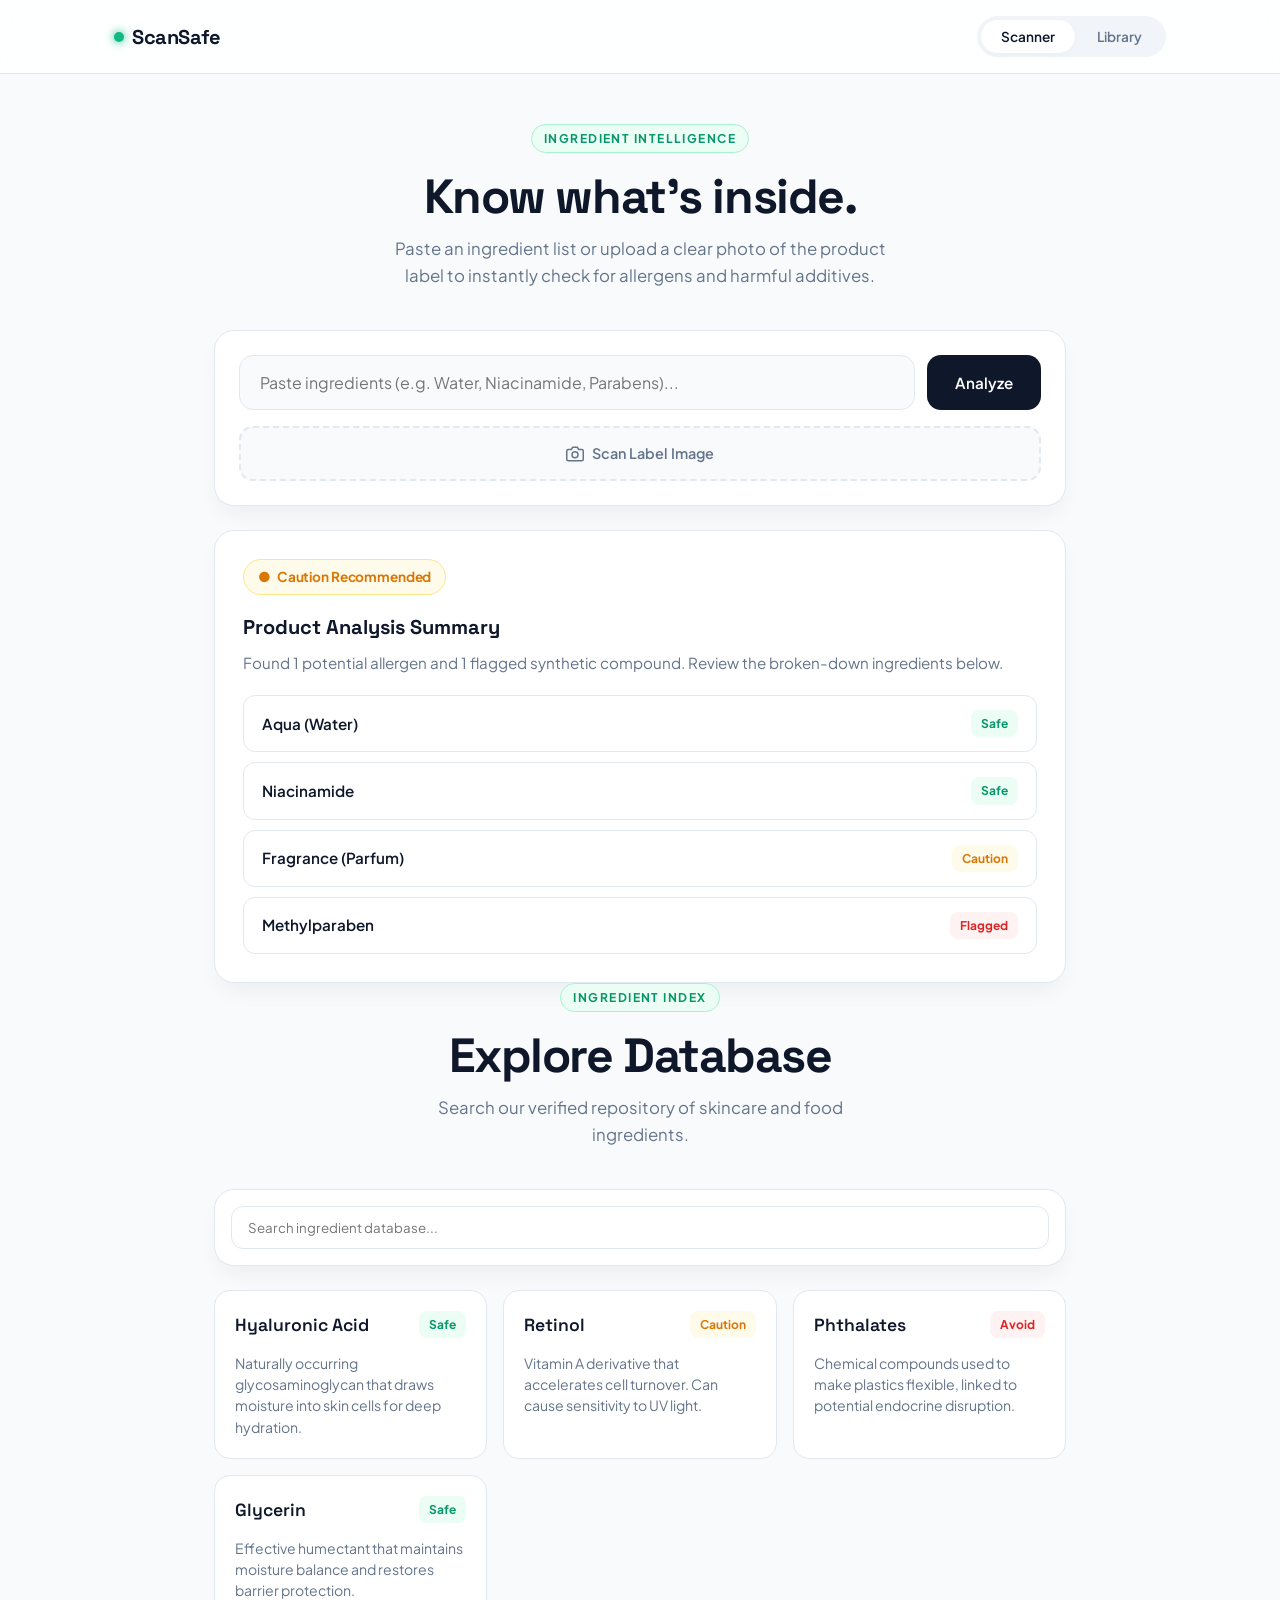
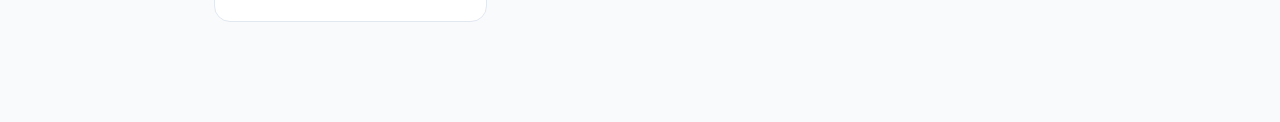
<file: index.html>
<!DOCTYPE html>
<html lang="en">
<head>
  <meta charset="UTF-8">
  <meta name="viewport" content="width=device-width, initial-scale=1.0">
  <title>ScanSafe — Ingredient Awareness</title>
  <link rel="stylesheet" href="style.css">
</head>
<body>

  <!-- NAVIGATION -->
  <header class="nav">
    <div class="nav-inner">
      <a href="#" class="brand">
        <span class="brand-mark"></span>
        <span>ScanSafe</span>
      </a>
      <nav class="tabs" role="tablist">
        <button class="tab-btn is-active" id="tab-scanner" role="tab" aria-selected="true">Scanner</button>
        <button class="tab-btn" id="tab-library" role="tab" aria-selected="false">Library</button>
      </nav>
    </div>
  </header>

  <!-- MAIN PAGE CONTAINER -->
  <main class="page">

    <!-- TAB PANEL 1: SCANNER -->
    <section class="tab-panel is-active" id="panel-scanner">
      
      <!-- HERO BLOCK -->
      <div class="hero-block">
        <span class="eyebrow">Ingredient Intelligence</span>
        <h1>Know what's inside.</h1>
        <p class="hero-sub">Paste an ingredient list or upload a clear photo of the product label to instantly check for allergens and harmful additives.</p>
      </div>

      <!-- SCANNER INPUT CARD -->
      <div class="scan-box">
        <form id="scan-form" onsubmit="event.preventDefault();">
          <div class="scan-input-row">
            <input 
              type="text" 
              id="ingredient-input" 
              placeholder="Paste ingredients (e.g. Water, Niacinamide, Parabens)..." 
              autocomplete="off"
            />
            <button type="submit" class="btn-primary">Analyze</button>
          </div>

          <div class="photo-upload-container">
            <label for="photo-upload" class="upload-btn">
              <svg width="18" height="18" viewBox="0 0 24 24" fill="none" stroke="currentColor" stroke-width="2" stroke-linecap="round" stroke-linejoin="round"><path d="M23 19a2 2 0 0 1-2 2H3a2 2 0 0 1-2-2V8a2 2 0 0 1 2-2h4l2-3h6l2 3h4a2 2 0 0 1 2 2z"/><circle cx="12" cy="13" r="4"/></svg>
              <span>Scan Label Image</span>
            </label>
            <input type="file" id="photo-upload" accept="image/*" style="display: none;">
          </div>
        </form>
      </div>

      <!-- SCAN RESULTS (Populated dynamically) -->
      <div id="scan-result" class="scan-result">
        <div class="result-card">
          <div class="verdict-badge verdict-caution">
            <span>●</span> Caution Recommended
          </div>
          <h2 style="font-family: var(--font-heading); font-size: 1.25rem; margin-bottom: 8px;">Product Analysis Summary</h2>
          <p style="color: var(--text-muted); font-size: 0.95rem; margin-bottom: 16px;">
            Found 1 potential allergen and 1 flagged synthetic compound. Review the broken-down ingredients below.
          </p>

          <div class="ingredient-list">
            <div class="ingredient-row">
              <span class="ing-name">Aqua (Water)</span>
              <span class="ing-tag tag-safe">Safe</span>
            </div>
            <div class="ingredient-row">
              <span class="ing-name">Niacinamide</span>
              <span class="ing-tag tag-safe">Safe</span>
            </div>
            <div class="ingredient-row">
              <span class="ing-name">Fragrance (Parfum)</span>
              <span class="ing-tag tag-caution">Caution</span>
            </div>
            <div class="ingredient-row">
              <span class="ing-name">Methylparaben</span>
              <span class="ing-tag tag-harmful">Flagged</span>
            </div>
          </div>
        </div>
      </div>

    </section>

    <!-- TAB PANEL 2: LIBRARY -->
    <section class="tab-panel" id="panel-library">
      
      <div class="hero-block">
        <span class="eyebrow">Ingredient Index</span>
        <h1>Explore Database</h1>
        <p class="hero-sub">Search our verified repository of skincare and food ingredients.</p>
      </div>

      <!-- SEARCH FILTER -->
      <div class="scan-box" style="margin-bottom: 24px; padding: 16px;">
        <input 
          type="text" 
          placeholder="Search ingredient database..." 
          style="width:100%; padding:12px 16px; border:1px solid var(--border-light); border-radius:12px; outline:none; font-family:var(--font-body);"
        />
      </div>

      <!-- LIBRARY GRID -->
      <div class="library-grid">
        
        <div class="ing-card">
          <div style="display:flex; justify-content:space-between; align-items:flex-start; margin-bottom:8px;">
            <h3 class="ing-card-name">Hyaluronic Acid</h3>
            <span class="ing-tag tag-safe">Safe</span>
          </div>
          <p class="ing-card-summary">Naturally occurring glycosaminoglycan that draws moisture into skin cells for deep hydration.</p>
        </div>

        <div class="ing-card">
          <div style="display:flex; justify-content:space-between; align-items:flex-start; margin-bottom:8px;">
            <h3 class="ing-card-name">Retinol</h3>
            <span class="ing-tag tag-caution">Caution</span>
          </div>
          <p class="ing-card-summary">Vitamin A derivative that accelerates cell turnover. Can cause sensitivity to UV light.</p>
        </div>

        <div class="ing-card">
          <div style="display:flex; justify-content:space-between; align-items:flex-start; margin-bottom:8px;">
            <h3 class="ing-card-name">Phthalates</h3>
            <span class="ing-tag tag-harmful">Avoid</span>
          </div>
          <p class="ing-card-summary">Chemical compounds used to make plastics flexible, linked to potential endocrine disruption.</p>
        </div>

        <div class="ing-card">
          <div style="display:flex; justify-content:space-between; align-items:flex-start; margin-bottom:8px;">
            <h3 class="ing-card-name">Glycerin</h3>
            <span class="ing-tag tag-safe">Safe</span>
          </div>
          <p class="ing-card-summary">Effective humectant that maintains moisture balance and restores barrier protection.</p>
        </div>

      </div>

    </section>

  </main>

  <!-- DETAIL MODAL DIALOG -->
  <div class="modal-overlay" id="modal-overlay" aria-hidden="true">
    <div class="modal" role="dialog" aria-modal="true">
      <button class="modal-close" id="modal-close" aria-label="Close modal">&times;</button>
      
      <span class="ing-tag tag-caution" style="margin-bottom:12px; display:inline-block;">Caution</span>
      <h2 style="font-family: var(--font-heading); font-size: 1.5rem; margin-bottom: 8px;">Fragrance (Parfum)</h2>
      
      <div style="margin-top: 16px;">
        <h4 style="font-size: 0.75rem; text-transform: uppercase; letter-spacing: 0.08em; color: var(--text-muted); margin-bottom: 4px;">Overview</h4>
        <p style="font-size: 0.92rem; color: var(--text-primary);">A generic label term representing an undisclosed mixture of synthetic or natural scent chemicals.</p>
      </div>

      <div style="margin-top: 16px;">
        <h4 style="font-size: 0.75rem; text-transform: uppercase; letter-spacing: 0.08em; color: var(--text-muted); margin-bottom: 4px;">Potential Impact</h4>
        <p style="font-size: 0.92rem; color: var(--text-primary);">Common cause of contact dermatitis and skin irritation in sensitive or compromised skin barriers.</p>
      </div>
    </div>
  </div>

  <!-- BASIC INTERACTION SCRIPT -->
  <script>
    // Tab Switching Logic
    const tabs = document.querySelectorAll('.tab-btn');
    const panels = document.querySelectorAll('.tab-panel');

    tabs.forEach(tab => {
      tab.addEventListener('click', () => {
        tabs.forEach(t => t.classList.remove('is-active'));
        panels.forEach(p => p.classList.remove('is-active'));

        tab.classList.add('is-active');
        const targetPanel = tab.id === 'tab-scanner' ? 'panel-scanner' : 'panel-library';
        document.getElementById(targetPanel).classList.add('is-active');
      });
    });

    // Modal Toggle Logic
    const modal = document.getElementById('modal-overlay');
    const closeBtn = document.getElementById('modal-close');
    const clickableRows = document.querySelectorAll('.ingredient-row, .ing-card');

    clickableRows.forEach(row => {
      row.addEventListener('click', () => {
        modal.classList.add('is-open');
      });
    });

    closeBtn.addEventListener('click', () => modal.classList.remove('is-open'));
    modal.addEventListener('click', (e) => {
      if (e.target === modal) modal.classList.remove('is-open');
    });
  </script>
</body>
</html>
</file>
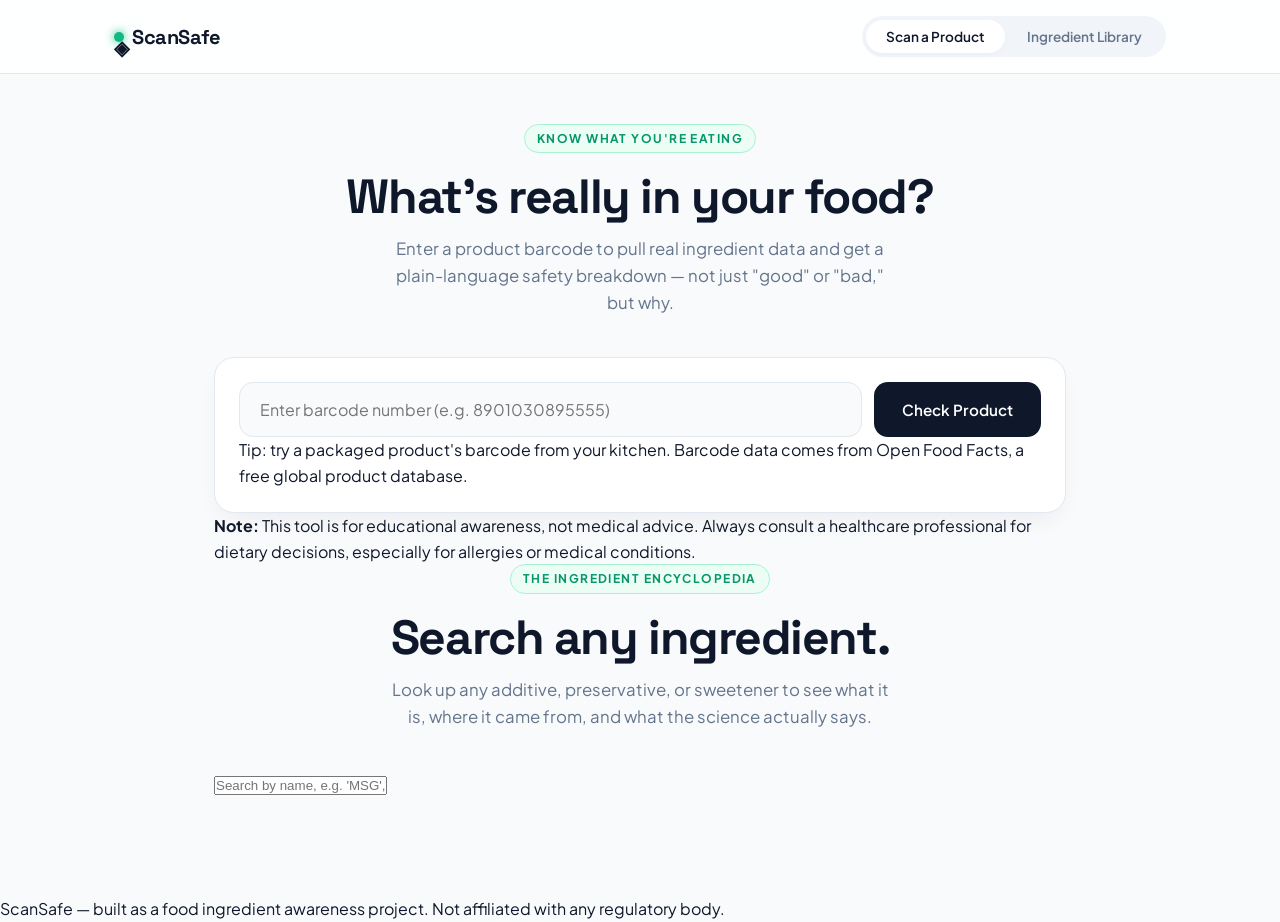
<file: index-fsa.html>
<!DOCTYPE html>
<html lang="en">
<head>
<meta charset="UTF-8">
<meta name="viewport" content="width=device-width, initial-scale=1.0">
<title>ScanSafe — Food Safety Scanner</title>
<meta name="description" content="Scan a product or search any food ingredient to understand what's really in it — history, uses, and health effects, explained clearly.">

<link rel="preconnect" href="https://fonts.googleapis.com">
<link rel="preconnect" href="https://fonts.gstatic.com" crossorigin>
<link href="https://fonts.googleapis.com/css2?family=Source+Serif+4:opsz,wght@8..60,500;8..60,600;8..60,700&family=Inter:wght@300;400;500;600&display=swap" rel="stylesheet">

<link rel="stylesheet" href="style.css">
</head>
<body>

<!-- ===== NAV ===== -->
<header class="nav">
  <div class="nav-inner">
    <a href="#" class="brand">
      <span class="brand-mark">◈</span> ScanSafe
    </a>
    <nav class="tabs">
      <button class="tab-btn is-active" data-tab="scan">Scan a Product</button>
      <button class="tab-btn" data-tab="library">Ingredient Library</button>
    </nav>
  </div>
</header>

<main class="page">

  <!-- ===== SCAN TAB ===== -->
  <section class="tab-panel is-active" id="tab-scan">
    <div class="hero-block">
      <p class="eyebrow">Know what you're eating</p>
      <h1>What's really in your food?</h1>
      <p class="hero-sub">Enter a product barcode to pull real ingredient data and get a plain-language safety breakdown — not just "good" or "bad," but why.</p>
    </div>

    <div class="scan-box">
      <div class="scan-input-row">
        <input type="text" id="barcodeInput" placeholder="Enter barcode number (e.g. 8901030895555)" inputmode="numeric">
        <button id="scanBtn" class="btn-primary">Check Product</button>
      </div>
      <p class="scan-hint">Tip: try a packaged product's barcode from your kitchen. Barcode data comes from Open Food Facts, a free global product database.</p>
    </div>

    <div id="scanResult" class="scan-result"></div>

    <div class="disclaimer">
      <strong>Note:</strong> This tool is for educational awareness, not medical advice. Always consult a healthcare professional for dietary decisions, especially for allergies or medical conditions.
    </div>
  </section>

  <!-- ===== LIBRARY TAB ===== -->
  <section class="tab-panel" id="tab-library">
    <div class="hero-block">
      <p class="eyebrow">The Ingredient Encyclopedia</p>
      <h1>Search any ingredient.</h1>
      <p class="hero-sub">Look up any additive, preservative, or sweetener to see what it is, where it came from, and what the science actually says.</p>
    </div>

    <div class="search-box">
      <input type="text" id="librarySearch" placeholder="Search by name, e.g. 'MSG', 'Red 40', 'E211'...">
    </div>

    <div id="libraryResults" class="library-grid"></div>
  </section>

</main>

<!-- ===== INGREDIENT DETAIL MODAL ===== -->
<div class="modal-overlay" id="modalOverlay">
  <div class="modal" id="modalContent"></div>
</div>

<footer class="footer">
  <p>ScanSafe — built as a food ingredient awareness project. Not affiliated with any regulatory body.</p>
</footer>

<script src="ingredients-data.js"></script>
<script src="script.js"></script>
</body>
</html>
</file>
<file: style.css>
/* ============================================
   SCANSAFE — Minimalist & Tactile UI Design
   Style: Ultra-clean baseline, micro-interactive, fluid physics
   ============================================ */

@import url('https://fonts.googleapis.com/css2?family=Plus+Jakarta+Sans:wght@400;500;600;700&family=Space+Grotesk:wght@500;600;700&display=swap');

:root {
  /* Ultra-Clean Neutral Palette */
  --bg-main:        #f8fafc;
  --surface-card:   #ffffff;
  --text-primary:   #0f172a;
  --text-muted:     #64748b;
  --border-light:   #e2e8f0;
  --border-hover:   #cbd5e1;

  /* Vibrant Interactive Accents */
  --accent-primary: #10b981;
  --accent-glow:    rgba(16, 185, 129, 0.15);
  
  --status-safe:    #059669;
  --bg-safe:        #ecfdf5;
  --border-safe:    #a7f3d0;

  --status-caution: #d97706;
  --bg-caution:     #fffbeb;
  --border-caution: #fde68a;

  --status-danger:  #dc2626;
  --bg-danger:      #fef2f2;
  --border-danger:  #fecaca;

  /* Modern Typography */
  --font-heading:   'Space Grotesk', -apple-system, sans-serif;
  --font-body:      'Plus Jakarta Sans', -apple-system, sans-serif;

  /* Interactive Physics */
  --spring-bounce:  cubic-bezier(0.34, 1.56, 0.64, 1);
  --smooth-ease:    cubic-bezier(0.16, 1, 0.3, 1);
  --shadow-sm:      0 2px 8px -2px rgba(15, 23, 42, 0.04);
  --shadow-md:      0 12px 24px -6px rgba(15, 23, 42, 0.06);
  --shadow-hover:   0 20px 32px -8px rgba(15, 23, 42, 0.12);
}

/* Global Reset */
* {
  margin: 0;
  padding: 0;
  box-sizing: border-box;
  -webkit-font-smoothing: antialiased;
}

body {
  background-color: var(--bg-main);
  color: var(--text-primary);
  font-family: var(--font-body);
  line-height: 1.6;
}

/* ===== NAVIGATION (Clean & Glassmorphic) ===== */
.nav {
  background: rgba(255, 255, 255, 0.85);
  backdrop-filter: blur(12px);
  border-bottom: 1px solid var(--border-light);
  position: sticky;
  top: 0;
  z-index: 100;
}

.nav-inner {
  max-width: 1100px;
  margin: 0 auto;
  padding: 16px 24px;
  display: flex;
  align-items: center;
  justify-content: space-between;
}

.brand {
  font-family: var(--font-heading);
  font-size: 1.25rem;
  font-weight: 700;
  color: var(--text-primary);
  text-decoration: none;
  letter-spacing: -0.02em;
  display: flex;
  align-items: center;
  gap: 8px;
}

.brand-mark {
  width: 10px;
  height: 10px;
  background: var(--accent-primary);
  border-radius: 50%;
  display: inline-block;
  box-shadow: 0 0 10px var(--accent-primary);
}

/* Dynamic Floating Pill Navigation */
.tabs {
  display: flex;
  background: #f1f5f9;
  padding: 4px;
  border-radius: 99px;
  gap: 2px;
}

.tab-btn {
  font-family: var(--font-body);
  font-size: 0.85rem;
  font-weight: 600;
  padding: 8px 20px;
  border-radius: 99px;
  border: none;
  background: transparent;
  color: var(--text-muted);
  cursor: pointer;
  transition: all 0.25s var(--smooth-ease);
}

.tab-btn:hover {
  color: var(--text-primary);
}

.tab-btn.is-active {
  background: var(--surface-card);
  color: var(--text-primary);
  box-shadow: var(--shadow-sm);
}

/* ===== MAIN CONTAINER ===== */
.page {
  max-width: 900px;
  margin: 0 auto;
  padding: 50px 24px 100px;
}

/* ===== HERO SECTION ===== */
.hero-block {
  text-align: center;
  margin-bottom: 40px;
}

.eyebrow {
  display: inline-block;
  font-size: 0.75rem;
  font-weight: 700;
  letter-spacing: 0.12em;
  text-transform: uppercase;
  color: var(--status-safe);
  background: var(--bg-safe);
  padding: 4px 12px;
  border-radius: 99px;
  margin-bottom: 16px;
  border: 1px solid var(--border-safe);
}

.hero-block h1 {
  font-family: var(--font-heading);
  font-size: clamp(2.2rem, 5vw, 3rem);
  font-weight: 700;
  letter-spacing: -0.03em;
  color: var(--text-primary);
  line-height: 1.15;
  margin-bottom: 12px;
}

.hero-sub {
  color: var(--text-muted);
  font-size: 1.05rem;
  max-width: 500px;
  margin: 0 auto;
}

/* ===== INTERACTIVE SCANNER BOX ===== */
.scan-box {
  background: var(--surface-card);
  border: 1px solid var(--border-light);
  border-radius: 20px;
  padding: 24px;
  box-shadow: var(--shadow-md);
  transition: border-color 0.3s ease, box-shadow 0.3s ease;
}

.scan-box:focus-within {
  border-color: var(--accent-primary);
  box-shadow: 0 0 0 4px var(--accent-glow), var(--shadow-md);
}

.scan-input-row {
  display: flex;
  gap: 12px;
}

.scan-input-row input {
  flex: 1;
  padding: 16px 20px;
  border: 1px solid var(--border-light);
  border-radius: 14px;
  font-family: var(--font-body);
  font-size: 1rem;
  background: var(--bg-main);
  color: var(--text-primary);
  outline: none;
  transition: all 0.2s ease;
}

.scan-input-row input:focus {
  background: var(--surface-card);
  border-color: var(--accent-primary);
}

/* Tactile Push Button Effect */
.btn-primary {
  padding: 16px 28px;
  border-radius: 14px;
  border: none;
  background: var(--text-primary);
  color: #ffffff;
  font-family: var(--font-body);
  font-weight: 600;
  font-size: 0.95rem;
  cursor: pointer;
  transition: transform 0.2s var(--spring-bounce), background 0.2s ease;
}

.btn-primary:hover {
  background: #1e293b;
  transform: scale(1.02);
}

.btn-primary:active {
  transform: scale(0.97);
}

/* Interactive Photo Drag/Drop Area */
.photo-upload-container {
  margin-top: 16px;
}

.upload-btn {
  display: flex;
  align-items: center;
  justify-content: center;
  gap: 8px;
  padding: 14px;
  border: 2px dashed var(--border-light);
  border-radius: 14px;
  background: var(--bg-main);
  color: var(--text-muted);
  font-weight: 600;
  font-size: 0.9rem;
  cursor: pointer;
  transition: all 0.25s var(--smooth-ease);
}

.upload-btn:hover {
  border-color: var(--accent-primary);
  color: var(--accent-primary);
  background: var(--bg-safe);
}

/* ===== DYNAMIC RESULTS & INTERACTIVE CARDS ===== */
.result-card {
  background: var(--surface-card);
  border: 1px solid var(--border-light);
  border-radius: 20px;
  padding: 28px;
  margin-top: 24px;
  box-shadow: var(--shadow-md);
  animation: slideUp 0.4s var(--smooth-ease);
}

@keyframes slideUp {
  from { opacity: 0; transform: translateY(20px); }
  to { opacity: 1; transform: translateY(0); }
}

.verdict-badge {
  display: inline-flex;
  align-items: center;
  gap: 6px;
  padding: 6px 14px;
  border-radius: 99px;
  font-weight: 700;
  font-size: 0.85rem;
  letter-spacing: -0.01em;
  margin-bottom: 16px;
}

.verdict-safe { background: var(--bg-safe); color: var(--status-safe); border: 1px solid var(--border-safe); }
.verdict-caution { background: var(--bg-caution); color: var(--status-caution); border: 1px solid var(--border-caution); }
.verdict-harmful { background: var(--bg-danger); color: var(--status-danger); border: 1px solid var(--border-danger); }

/* Interactive List Items */
.ingredient-list {
  margin-top: 20px;
  display: flex;
  flex-direction: column;
  gap: 10px;
}

.ingredient-row {
  background: var(--surface-card);
  border: 1px solid var(--border-light);
  border-radius: 12px;
  padding: 14px 18px;
  display: flex;
  justify-content: space-between;
  align-items: center;
  cursor: pointer;
  transition: all 0.2s var(--smooth-ease);
}

.ingredient-row:hover {
  transform: translateX(4px);
  border-color: var(--border-hover);
  box-shadow: var(--shadow-sm);
}

.ing-name {
  font-weight: 600;
  font-size: 0.95rem;
  color: var(--text-primary);
}

.ing-tag {
  font-size: 0.75rem;
  font-weight: 700;
  padding: 4px 10px;
  border-radius: 8px;
}

.tag-safe { background: var(--bg-safe); color: var(--status-safe); }
.tag-caution { background: var(--bg-caution); color: var(--status-caution); }
.tag-harmful { background: var(--bg-danger); color: var(--status-danger); }

/* ===== GRID CARDS WITH HOVER PHYSICS ===== */
.library-grid {
  display: grid;
  grid-template-columns: repeat(auto-fill, minmax(260px, 1fr));
  gap: 16px;
}

.ing-card {
  background: var(--surface-card);
  border: 1px solid var(--border-light);
  border-radius: 16px;
  padding: 20px;
  cursor: pointer;
  transition: all 0.3s var(--spring-bounce);
}

.ing-card:hover {
  transform: translateY(-6px);
  border-color: var(--border-hover);
  box-shadow: var(--shadow-hover);
}

.ing-card-name {
  font-family: var(--font-heading);
  font-size: 1.1rem;
  font-weight: 600;
  margin-bottom: 6px;
}

.ing-card-summary {
  font-size: 0.88rem;
  color: var(--text-muted);
  line-height: 1.5;
}

/* ===== MODAL DIALOG (Smooth Blur & Scale) ===== */
.modal-overlay {
  position: fixed;
  inset: 0;
  background: rgba(15, 23, 42, 0.4);
  backdrop-filter: blur(8px);
  display: none;
  align-items: center;
  justify-content: center;
  z-index: 200;
  padding: 20px;
}

.modal-overlay.is-open {
  display: flex;
  animation: fadeIn 0.2s ease;
}

.modal {
  background: var(--surface-card);
  border-radius: 24px;
  max-width: 520px;
  width: 100%;
  padding: 32px;
  border: 1px solid var(--border-light);
  box-shadow: 0 25px 50px -12px rgba(0, 0, 0, 0.25);
  animation: popIn 0.3s var(--spring-bounce);
}

@keyframes popIn {
  from { opacity: 0; transform: scale(0.92); }
  to { opacity: 1; transform: scale(1); }
}

.modal-close {
  float: right;
  background: var(--bg-main);
  border: none;
  width: 32px;
  height: 32px;
  border-radius: 50%;
  cursor: pointer;
  font-weight: 700;
  color: var(--text-muted);
  transition: all 0.2s ease;
}

.modal-close:hover {
  background: var(--border-light);
  color: var(--text-primary);
}

/* ===== RESPONSIVE FIXES ===== */
@media (max-width: 640px) {
  .scan-input-row {
    flex-direction: column;
  }
  .btn-primary {
    width: 100%;
  }
  .nav-inner {
    padding: 12px 16px;
  }
}
</file>
